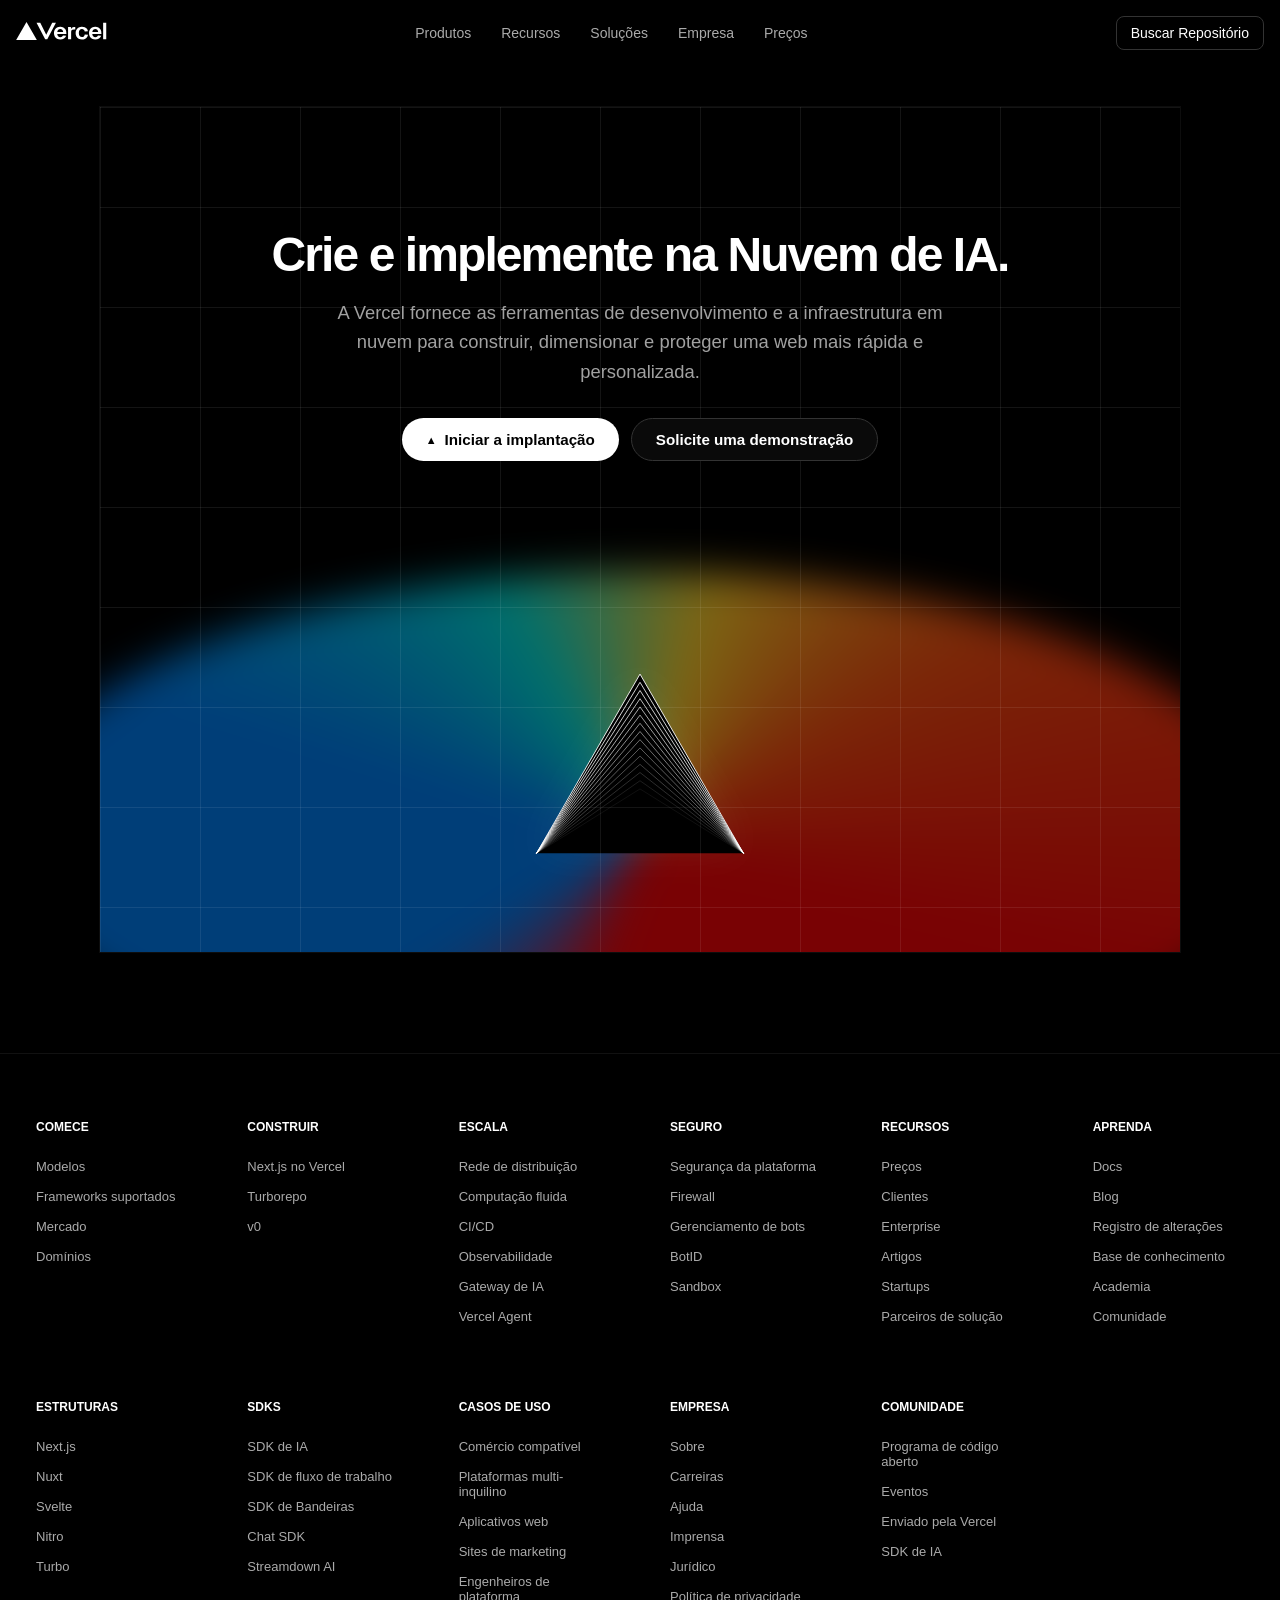
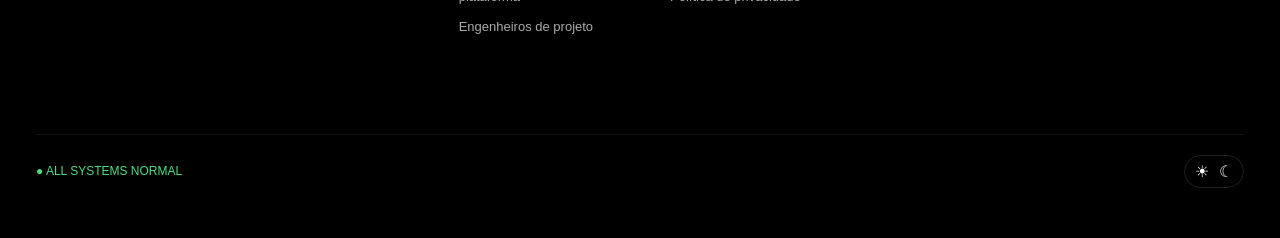
<file: index.html>
<!DOCTYPE html>
<html lang="pt-br">
<head>
  <meta charset="UTF-8">
  <meta name="viewport" content="width=device-width, initial-scale=1.0">
  <title>Trabalho01</title>
  <link rel="stylesheet" href="style.css">
  <link href="https://fonts.googleapis.com/css2?family=Inter:wght@400;500;700;800&display=swap" rel="stylesheet">
</head>

<body>

<input type="checkbox" id="menu-toggle">

<header class="header">
  <div class="container">
    <div class="logo">
      <svg viewbox="0 0 262 52" height="18" width="91" data-slot="geist-logo-svg">
        <path fill="currentColor" d="M59.8 52H0L29.9 0zm67.82-38.45q4.9 0 8.81 2.13a15.5 15.5 0 0 1 6.22 6.32q2.3 4.2 2.38 10.26v2.06h-26.35q.27 4.4 2.58 6.92 2.38 2.47 6.36 2.47a8.4 8.4 0 0 0 7.76-4.93l9.16.67q-1.68 4.98-6.29 7.99t-10.63 3q-5.53 0-9.64-2.27a16 16 0 0 1-6.43-6.46 20 20 0 0 1-2.31-9.72q0-5.52 2.3-9.72a16 16 0 0 1 6.44-6.46 20 20 0 0 1 9.64-2.26m62.55 0q4.47 0 8.18 1.66a15.3 15.3 0 0 1 6.15 4.6q2.38 3 2.87 7.05l-9.23.47a8 8 0 0 0-2.8-5 7.7 7.7 0 0 0-5.17-1.86q-4.33 0-6.7 3-2.4 3-2.39 8.52t2.38 8.52q2.37 3 6.71 3 3.15 0 5.39-1.87 2.24-1.92 2.72-5.46l9.3.4a14.7 14.7 0 0 1-2.87 7.33 16 16 0 0 1-6.15 4.86 21 21 0 0 1-8.39 1.66q-5.53 0-9.64-2.26a16 16 0 0 1-6.44-6.46 20 20 0 0 1-2.3-9.72q0-5.52 2.3-9.72a16 16 0 0 1 6.44-6.46 20 20 0 0 1 9.64-2.26m38.66 0q4.9 0 8.8 2.13a15.5 15.5 0 0 1 6.22 6.32q2.31 4.2 2.38 10.26v2.06h-26.35q.28 4.4 2.58 6.92 2.38 2.47 6.36 2.47a8.4 8.4 0 0 0 7.77-4.93l9.15.67q-1.68 5-6.29 7.99t-10.62 3q-5.53 0-9.65-2.27a16 16 0 0 1-6.43-6.46 20 20 0 0 1-2.31-9.72q0-5.52 2.3-9.72a16 16 0 0 1 6.44-6.46 20 20 0 0 1 9.64-2.26M86.9 36.69l17.24-34.33h10.8L89.96 49.63h-6.12L58.85 2.36h10.81zm71.62-15.55a11 11 0 0 1 2.47-4.48q2.28-2.31 6.38-2.31h3.4v7.26h-3.47q-2.91 0-4.79.8a5.8 5.8 0 0 0-2.77 2.5q-.9 1.72-.9 4.37v20.35h-8.89V14.35h8.33zm101.73 28.5h-8.95V2.35h8.95zM127.62 20.26q-3.7 0-6 2.2-2.32 2.2-2.87 6.2h17.05q-.48-4.34-2.72-6.33a7.8 7.8 0 0 0-5.46-2.07m101.2 0q-3.7 0-6 2.2-2.31 2.2-2.87 6.2H237q-.5-4.34-2.73-6.33a7.8 7.8 0 0 0-5.46-2.07"></path>
      </svg>
    </div>

    <nav class="nav">
      <ul>
        <li class="has-dropdown">
          <a href="#">Produtos</a>
          <div class="dropdown">
            <div class="dropdown-content">
              <div class="column">
                <h4>AI Cloud</h4>
                <a href="#" class="item">
                  <div class="icon"><svg xmlns="http://www.w3.org/2000/svg" width="18" height="18" viewBox="0 0 24 24" fill="none" stroke="currentColor" stroke-width="1.8" stroke-linecap="round" stroke-linejoin="round"><circle cx="12" cy="12" r="3"/><path d="M12 2v3M12 19v3M4.22 4.22l2.12 2.12M17.66 17.66l2.12 2.12M2 12h3M19 12h3M4.22 19.78l2.12-2.12M17.66 6.34l2.12-2.12"/></svg></div>
                  <div class="text">
                    <div class="title">AI Gateway</div>
                    <div class="desc">One endpoint, all your models</div>
                  </div>
                </a>
                <a href="#" class="item">
                  <div class="icon"><svg xmlns="http://www.w3.org/2000/svg" width="18" height="18" viewBox="0 0 24 24" fill="none" stroke="currentColor" stroke-width="1.8" stroke-linecap="round" stroke-linejoin="round"><path d="M21 16V8a2 2 0 0 0-1-1.73l-7-4a2 2 0 0 0-2 0l-7 4A2 2 0 0 0 3 8v8a2 2 0 0 0 1 1.73l7 4a2 2 0 0 0 2 0l7-4A2 2 0 0 0 21 16z"/><polyline points="3.27 6.96 12 12.01 20.73 6.96"/><line x1="12" y1="22.08" x2="12" y2="12"/></svg></div>
                  <div class="text">
                    <div class="title">Sandbox</div>
                    <div class="desc">Isolated, safe code execution</div>
                  </div>
                </a>
                <a href="#" class="item">
                  <div class="icon"><svg xmlns="http://www.w3.org/2000/svg" width="18" height="18" viewBox="0 0 24 24" fill="none" stroke="currentColor" stroke-width="1.8" stroke-linecap="round" stroke-linejoin="round"><rect x="3" y="11" width="18" height="11" rx="2"/><path d="M7 11V7a5 5 0 0 1 10 0v4"/><circle cx="12" cy="16" r="1" fill="currentColor"/></svg></div>
                  <div class="text">
                    <div class="title">Vercel Agent</div>
                    <div class="desc">AI agent for your workflow</div>
                  </div>
                </a>
                <a href="#" class="item">
                  <div class="icon"><svg xmlns="http://www.w3.org/2000/svg" width="18" height="18" viewBox="0 0 24 24" fill="none" stroke="currentColor" stroke-width="1.8" stroke-linecap="round" stroke-linejoin="round"><polyline points="16 18 22 12 16 6"/><polyline points="8 6 2 12 8 18"/></svg></div>
                  <div class="text">
                    <div class="title">AI SDK</div>
                    <div class="desc">Toolkit for building AI apps</div>
                  </div>
                </a>
              </div>
              <div class="column">
                <h4>Core Platform</h4>
                <a href="#" class="item">
                  <div class="icon"><svg xmlns="http://www.w3.org/2000/svg" width="18" height="18" viewBox="0 0 24 24" fill="none" stroke="currentColor" stroke-width="1.8" stroke-linecap="round" stroke-linejoin="round"><circle cx="18" cy="18" r="3"/><circle cx="6" cy="6" r="3"/><path d="M13 6h3a2 2 0 0 1 2 2v7"/><line x1="6" y1="9" x2="6" y2="21"/></svg></div>
                  <div class="text">
                    <div class="title">CI/CD</div>
                    <div class="desc">Ship faster with automation</div>
                  </div>
                </a>
                <a href="#" class="item">
                  <div class="icon"><svg xmlns="http://www.w3.org/2000/svg" width="18" height="18" viewBox="0 0 24 24" fill="none" stroke="currentColor" stroke-width="1.8" stroke-linecap="round" stroke-linejoin="round"><circle cx="12" cy="12" r="10"/><line x1="2" y1="12" x2="22" y2="12"/><path d="M12 2a15.3 15.3 0 0 1 4 10 15.3 15.3 0 0 1-4 10 15.3 15.3 0 0 1-4-10 15.3 15.3 0 0 1 4-10z"/></svg></div>
                  <div class="text">
                    <div class="title">Content Delivery</div>
                    <div class="desc">Fast global delivery</div>
                  </div>
                </a>
                <a href="#" class="item">
                  <div class="icon"><svg xmlns="http://www.w3.org/2000/svg" width="18" height="18" viewBox="0 0 24 24" fill="none" stroke="currentColor" stroke-width="1.8" stroke-linecap="round" stroke-linejoin="round"><polygon points="13 2 3 14 12 14 11 22 21 10 12 10 13 2"/></svg></div>
                  <div class="text">
                    <div class="title">Fluid Compute</div>
                    <div class="desc">Scale without limits</div>
                  </div>
                </a>
                <a href="#" class="item">
                  <div class="icon"><svg xmlns="http://www.w3.org/2000/svg" width="18" height="18" viewBox="0 0 24 24" fill="none" stroke="currentColor" stroke-width="1.8" stroke-linecap="round" stroke-linejoin="round"><polyline points="22 12 18 12 15 21 9 3 6 12 2 12"/></svg></div>
                  <div class="text">
                    <div class="title">Observability</div>
                    <div class="desc">Monitor your apps</div>
                  </div>
                </a>
              </div>
              <div class="column">
                <h4>Security</h4>
                <a href="#" class="item">
                  <div class="icon"><svg xmlns="http://www.w3.org/2000/svg" width="18" height="18" viewBox="0 0 24 24" fill="none" stroke="currentColor" stroke-width="1.8" stroke-linecap="round" stroke-linejoin="round"><path d="M12 22s8-4 8-10V5l-8-3-8 3v7c0 6 8 10 8 10z"/></svg></div>
                  <div class="text">
                    <div class="title">Bot Protection</div>
                    <div class="desc">Advanced protection layer</div>
                  </div>
                </a>
                <a href="#" class="item">
                  <div class="icon"><svg xmlns="http://www.w3.org/2000/svg" width="18" height="18" viewBox="0 0 24 24" fill="none" stroke="currentColor" stroke-width="1.8" stroke-linecap="round" stroke-linejoin="round"><rect x="2" y="3" width="20" height="14" rx="2"/><line x1="8" y1="21" x2="16" y2="21"/><line x1="12" y1="17" x2="12" y2="21"/></svg></div>
                  <div class="text">
                    <div class="title">WAF</div>
                    <div class="desc">Web application firewall</div>
                  </div>
                </a>
                <a href="#" class="item">
                  <div class="icon"><svg xmlns="http://www.w3.org/2000/svg" width="18" height="18" viewBox="0 0 24 24" fill="none" stroke="currentColor" stroke-width="1.8" stroke-linecap="round" stroke-linejoin="round"><rect x="3" y="11" width="18" height="11" rx="2" ry="2"/><path d="M7 11V7a5 5 0 0 1 10 0v4"/></svg></div>
                  <div class="text">
                    <div class="title">Platform Security</div>
                    <div class="desc">Enterprise-grade security</div>
                  </div>
                </a>
              </div>
            </div>
          </div>
        </li>
        <li><a href="#">Recursos</a></li>
        <li><a href="#">Soluções</a></li>
        <li><a href="#">Empresa</a></li>
        <li><a href="#">Preços</a></li>
      </ul>
    </nav>

    <!-- ========================================================
         ÁREA DE AÇÕES DO HEADER
         Substituímos os 3 botões originais por 1 botão que
         abre/fecha o painel de busca de repositórios
    ========================================================= -->
    <div class="actions">
      <button class="btn btn-outline" id="botao-abrir-painel">Buscar Repositório</button>
    </div>

    <!-- ========================================================
         PAINEL SPA (Single Page Application)
         Este painel fica escondido por padrão (display:none)
         e aparece quando o usuário clica no botão acima.
         Contém as 3 funcionalidades do projeto:
           1. Campo de busca (envia termo para a API do GitHub)
           2. Lista de resultados (repos encontrados)
           3. Lista de favoritos (repos salvos no localStorage)
    ========================================================= -->
    <div id="painel-busca" class="painel-busca" style="display: none;">
      <div class="painel-conteudo">

        <!-- CRITÉRIO 4 e 5: Mensagem de erro de validação -->
        <!-- Fica vazia até o usuário tentar buscar algo inválido -->
        <span id="texto-erro-validacao" class="texto-erro-validacao"></span>

        <!-- FUNCIONALIDADE 1: Campo de busca + botão -->
        <div class="area-busca">
          <input
            type="text"
            id="campo-termo-busca"
            placeholder="Ex: react, python, javascript..."
          />
          <button id="botao-executar-busca" class="btn btn-primary">Buscar</button>
        </div>

        <!-- Abas para alternar entre Resultados e Favoritos -->
        <div class="area-abas">
          <button class="aba aba-ativa" id="aba-resultados" onclick="trocarAba('resultados')">
            Resultados
          </button>
          <button class="aba" id="aba-favoritos" onclick="trocarAba('favoritos')">
            Favoritos
          </button>
        </div>

        <!-- FUNCIONALIDADE 1: Área onde os cards de resultado aparecem -->
        <div id="secao-resultados">
          <div id="lista-de-resultados" class="lista-de-cards"></div>
        </div>

        <!-- FUNCIONALIDADES 2 e 3: Área de favoritos (começa escondida) -->
        <div id="secao-favoritos" style="display: none;">
          <div id="lista-de-favoritos" class="lista-de-cards"></div>
        </div>

      </div>
    </div>

    <label for="menu-toggle" class="menu-toggle">☰</label>
  </div>
</header>

<div class="mobile-menu">
  <label for="menu-toggle" class="close-btn">✕</label>
  <div class="mobile-content">
    <a href="#" class="btn btn-primary">Inscrever-se</a>
    <a href="#" class="btn btn-outline">Conecte-se</a>
    <div class="mobile-links">
      <a href="#">Produtos</a>
      <a href="#">Recursos</a>
      <a href="#">Soluções</a>
      <a href="#">Preços</a>
      <a href="#">Contato</a>
    </div>
  </div>
</div>


<section class="hero-ai">
    <div class="grid-overlay"></div>

    <div class="hero-content">
        <h1>Crie e implemente na Nuvem de IA.</h1>
        <p>A Vercel fornece as ferramentas de desenvolvimento e a infraestrutura em nuvem para construir, dimensionar e proteger uma web mais rápida e personalizada.</p>
        
        <div class="hero-actions">
            <button class="btn-white">
                <span class="triangle-icon">▲</span> Iniciar a implantação
            </button>
            <button class="btn-dark">Solicite uma demonstração</button>
        </div>
    </div>

    <div class="visual-stage">
        <div class="rainbow-glow"></div>
        <div class="triangle-wrapper">
            <svg aria-label="Vercel Logo" class="stack-svg" fill="none" role="img" viewBox="0 0 1200 700">
                <path fill="#000000" d="M485 650.4h230L600 451.21z"></path>
                <path stroke="#ffffff" opacity="1" d="M715 650.4 L600 451.21 L485 650.4"></path>
                <path stroke="#ffffff" opacity="0.93" d="M715 650.4 L600 460.33 L485 650.4"></path>
                <path stroke="#ffffff" opacity="0.87" d="M715 650.4 L600 469.44 L485 650.4"></path>
                <path stroke="#ffffff" opacity="0.8" d="M715 650.4 L600 478.56 L485 650.4"></path>
                <path stroke="#ffffff" opacity="0.73" d="M715 650.4 L600 487.67 L485 650.4"></path>
                <path stroke="#ffffff" opacity="0.67" d="M715 650.4 L600 496.79 L485 650.4"></path>
                <path stroke="#ffffff" opacity="0.6" d="M715 650.4 L600 505.9 L485 650.4"></path>
                <path stroke="#ffffff" opacity="0.53" d="M715 650.4 L600 515.02 L485 650.4"></path>
                <path stroke="#ffffff" opacity="0.47" d="M715 650.4 L600 524.13 L485 650.4"></path>
                <path stroke="#ffffff" opacity="0.4" d="M715 650.4 L600 533.25 L485 650.4"></path>
                <path stroke="#ffffff" opacity="0.33" d="M715 650.4 L600 542.36 L485 650.4"></path>
                <path stroke="#ffffff" opacity="0.27" d="M715 650.4 L600 551.48 L485 650.4"></path>
                <path stroke="#ffffff" opacity="0.2" d="M715 650.4 L600 560.59 L485 650.4"></path>
                <path stroke="#ffffff" opacity="0.13" d="M715 650.4 L600 569.71 L485 650.4"></path>
                <path stroke="#ffffff" opacity="0.07" d="M715 650.4 L600 578.82 L485 650.4"></path>
            </svg>
        </div>
    </div>
</section>


<footer class="footer">
  <div class="footer-container">
    <div class="footer-column">
      <h4>Comece</h4>
      <a href="#">Modelos</a>
      <a href="#">Frameworks suportados</a>
      <a href="#">Mercado</a>
      <a href="#">Domínios</a>
    </div>
    <div class="footer-column">
      <h4>Construir</h4>
      <a href="#">Next.js no Vercel</a>
      <a href="#">Turborepo</a>
      <a href="#">v0</a>
    </div>
    <div class="footer-column">
      <h4>Escala</h4>
      <a href="#">Rede de distribuição</a>
      <a href="#">Computação fluida</a>
      <a href="#">CI/CD</a>
      <a href="#">Observabilidade</a>
      <a href="#">Gateway de IA</a>
      <a href="#">Vercel Agent</a>
    </div>
    <div class="footer-column">
      <h4>Seguro</h4>
      <a href="#">Segurança da plataforma</a>
      <a href="#">Firewall</a>
      <a href="#">Gerenciamento de bots</a>
      <a href="#">BotID</a>
      <a href="#">Sandbox</a>
    </div>
    <div class="footer-column">
      <h4>Recursos</h4>
      <a href="#">Preços</a>
      <a href="#">Clientes</a>
      <a href="#">Enterprise</a>
      <a href="#">Artigos</a>
      <a href="#">Startups</a>
      <a href="#">Parceiros de solução</a>
    </div>
    <div class="footer-column">
      <h4>Aprenda</h4>
      <a href="#">Docs</a>
      <a href="#">Blog</a>
      <a href="#">Registro de alterações</a>
      <a href="#">Base de conhecimento</a>
      <a href="#">Academia</a>
      <a href="#">Comunidade</a>
    </div>
    <div class="footer-column">
      <h4>Estruturas</h4>
      <a href="#">Next.js</a>
      <a href="#">Nuxt</a>
      <a href="#">Svelte</a>
      <a href="#">Nitro</a>
      <a href="#">Turbo</a>
    </div>
    <div class="footer-column">
      <h4>SDKs</h4>
      <a href="#">SDK de IA</a>
      <a href="#">SDK de fluxo de trabalho</a>
      <a href="#">SDK de Bandeiras</a>
      <a href="#">Chat SDK</a>
      <a href="#">Streamdown AI</a>
    </div>
    <div class="footer-column">
      <h4>Casos de uso</h4>
      <a href="#">Comércio compatível</a>
      <a href="#">Plataformas multi-inquilino</a>
      <a href="#">Aplicativos web</a>
      <a href="#">Sites de marketing</a>
      <a href="#">Engenheiros de plataforma</a>
      <a href="#">Engenheiros de projeto</a>
    </div>
    <div class="footer-column">
      <h4>Empresa</h4>
      <a href="#">Sobre</a>
      <a href="#">Carreiras</a>
      <a href="#">Ajuda</a>
      <a href="#">Imprensa</a>
      <a href="#">Jurídico</a>
      <a href="#">Política de privacidade</a>
    </div>
    <div class="footer-column">
      <h4>Comunidade</h4>
      <a href="#">Programa de código aberto</a>
      <a href="#">Eventos</a>
      <a href="#">Enviado pela Vercel</a>
      <a href="#">SDK de IA</a>
    </div>
    <div class="footer-bottom">
      <div class="status">● ALL SYSTEMS NORMAL</div>
      <div class="theme-toggle">
        <span>☀</span>
        <span>☾</span>
      </div>
    </div>
  </div>
</footer>

<!-- Carrega o arquivo JavaScript externo (toda a lógica fica lá) -->
<script src="script.js"></script>

</body>
</html>
</file>
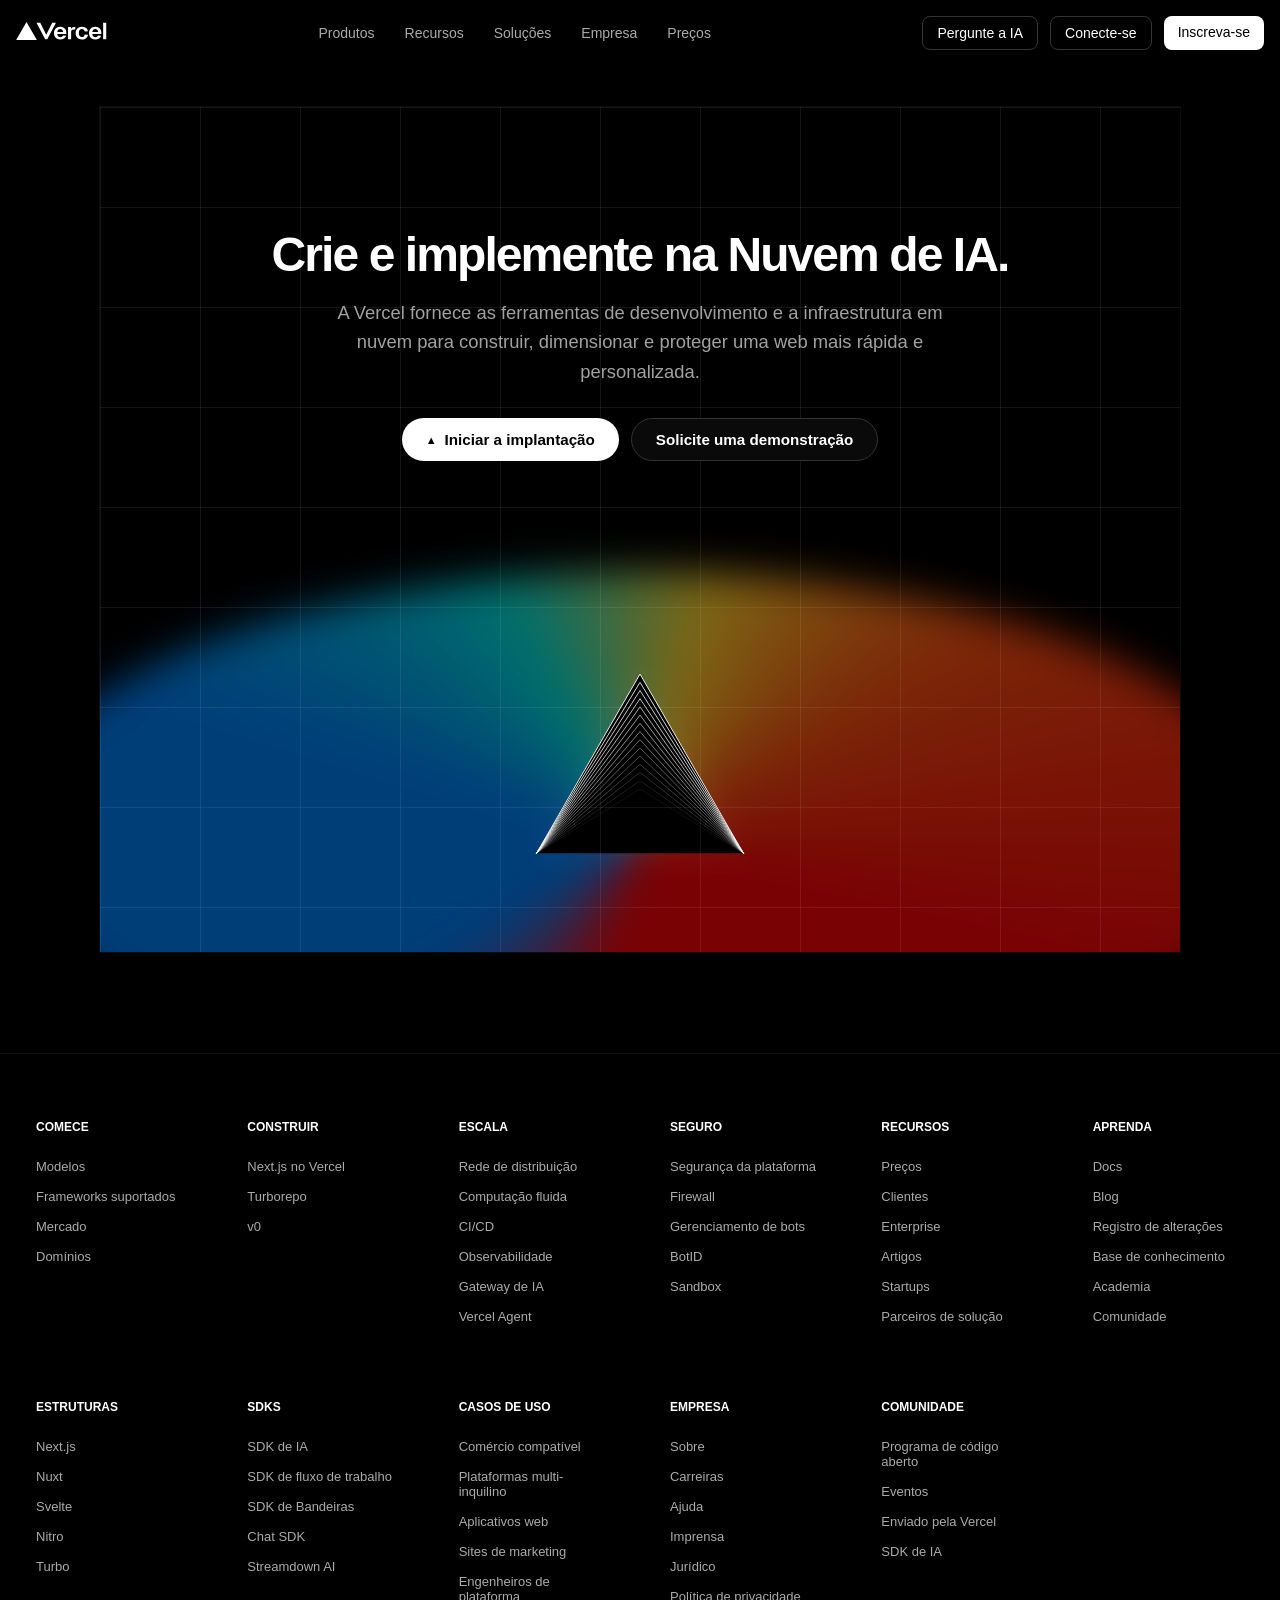
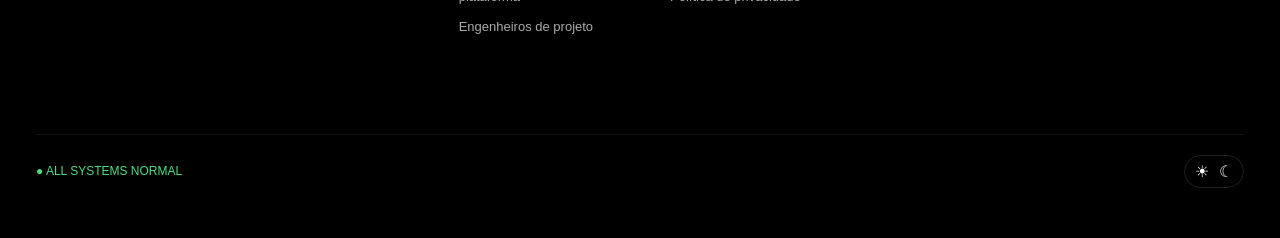
<file: index.html.html>
<!DOCTYPE html>
<html lang="pt-br">
<head>
  <meta charset="UTF-8">
  <meta name="viewport" content="width=device-width, initial-scale=1.0">
  <title>Trabalho01</title>
  <link rel="stylesheet" href="style.css">
  <link href="https://fonts.googleapis.com/css2?family=Inter:wght@400;500;700;800&display=swap" rel="stylesheet">

</head>

<body>

<input type="checkbox" id="menu-toggle">

<header class="header">
  <div class="container">
    <div class="logo">
      <svg viewbox="0 0 262 52" height="18" width="91" data-slot="geist-logo-svg">
        <path fill="currentColor" d="M59.8 52H0L29.9 0zm67.82-38.45q4.9 0 8.81 2.13a15.5 15.5 0 0 1 6.22 6.32q2.3 4.2 2.38 10.26v2.06h-26.35q.27 4.4 2.58 6.92 2.38 2.47 6.36 2.47a8.4 8.4 0 0 0 7.76-4.93l9.16.67q-1.68 4.98-6.29 7.99t-10.63 3q-5.53 0-9.64-2.27a16 16 0 0 1-6.43-6.46 20 20 0 0 1-2.31-9.72q0-5.52 2.3-9.72a16 16 0 0 1 6.44-6.46 20 20 0 0 1 9.64-2.26m62.55 0q4.47 0 8.18 1.66a15.3 15.3 0 0 1 6.15 4.6q2.38 3 2.87 7.05l-9.23.47a8 8 0 0 0-2.8-5 7.7 7.7 0 0 0-5.17-1.86q-4.33 0-6.7 3-2.4 3-2.39 8.52t2.38 8.52q2.37 3 6.71 3 3.15 0 5.39-1.87 2.24-1.92 2.72-5.46l9.3.4a14.7 14.7 0 0 1-2.87 7.33 16 16 0 0 1-6.15 4.86 21 21 0 0 1-8.39 1.66q-5.53 0-9.64-2.26a16 16 0 0 1-6.44-6.46 20 20 0 0 1-2.3-9.72q0-5.52 2.3-9.72a16 16 0 0 1 6.44-6.46 20 20 0 0 1 9.64-2.26m38.66 0q4.9 0 8.8 2.13a15.5 15.5 0 0 1 6.22 6.32q2.31 4.2 2.38 10.26v2.06h-26.35q.28 4.4 2.58 6.92 2.38 2.47 6.36 2.47a8.4 8.4 0 0 0 7.77-4.93l9.15.67q-1.68 5-6.29 7.99t-10.62 3q-5.53 0-9.65-2.27a16 16 0 0 1-6.43-6.46 20 20 0 0 1-2.31-9.72q0-5.52 2.3-9.72a16 16 0 0 1 6.44-6.46 20 20 0 0 1 9.64-2.26M86.9 36.69l17.24-34.33h10.8L89.96 49.63h-6.12L58.85 2.36h10.81zm71.62-15.55a11 11 0 0 1 2.47-4.48q2.28-2.31 6.38-2.31h3.4v7.26h-3.47q-2.91 0-4.79.8a5.8 5.8 0 0 0-2.77 2.5q-.9 1.72-.9 4.37v20.35h-8.89V14.35h8.33zm101.73 28.5h-8.95V2.35h8.95zM127.62 20.26q-3.7 0-6 2.2-2.32 2.2-2.87 6.2h17.05q-.48-4.34-2.72-6.33a7.8 7.8 0 0 0-5.46-2.07m101.2 0q-3.7 0-6 2.2-2.31 2.2-2.87 6.2H237q-.5-4.34-2.73-6.33a7.8 7.8 0 0 0-5.46-2.07"></path>
      </svg>
    </div>

    <nav class="nav">
      <ul>
        <li class="has-dropdown">
          <a href="#">Produtos</a>
          <div class="dropdown">
            <div class="dropdown-content">
              <div class="column">
                <h4>AI Cloud</h4>
                <a href="#" class="item">
                  <div class="icon"></div>
                  <div class="text">
                    <div class="title">AI Gateway</div>
                    <div class="desc">One endpoint, all your models</div>
                  </div>
                </a>
                <a href="#" class="item">
                  <div class="icon"></div>
                  <div class="text">
                    <div class="title">Sandbox</div>
                    <div class="desc">Isolated, safe code execution</div>
                  </div>
                </a>
                <a href="#" class="item">
                  <div class="icon"></div>
                  <div class="text">
                    <div class="title">Vercel Agent</div>
                    <div class="desc">AI agent for your workflow</div>
                  </div>
                </a>
                <a href="#" class="item">
                  <div class="icon"></div>
                  <div class="text">
                    <div class="title">AI SDK</div>
                    <div class="desc">Toolkit for building AI apps</div>
                  </div>
                </a>
              </div>
              <div class="column">
                <h4>Core Platform</h4>
                <a href="#" class="item">
                  <div class="icon"></div>
                  <div class="text">
                    <div class="title">CI/CD</div>
                    <div class="desc">Ship faster with automation</div>
                  </div>
                </a>
                <a href="#" class="item">
                  <div class="icon"></div>
                  <div class="text">
                    <div class="title">Content Delivery</div>
                    <div class="desc">Fast global delivery</div>
                  </div>
                </a>
                <a href="#" class="item">
                  <div class="icon"></div>
                  <div class="text">
                    <div class="title">Fluid Compute</div>
                    <div class="desc">Scale without limits</div>
                  </div>
                </a>
                <a href="#" class="item">
                  <div class="icon"></div>
                  <div class="text">
                    <div class="title">Observability</div>
                    <div class="desc">Monitor your apps</div>
                  </div>
                </a>
              </div>
              <div class="column">
                <h4>Security</h4>
                <a href="#" class="item">
                  <div class="icon"></div>
                  <div class="text">
                    <div class="title">Bot Protection</div>
                    <div class="desc">Advanced protection layer</div>
                  </div>
                </a>
                <a href="#" class="item">
                  <div class="icon"></div>
                  <div class="text">
                    <div class="title">WAF</div>
                    <div class="desc">Web application firewall</div>
                  </div>
                </a>
                <a href="#" class="item">
                  <div class="icon"></div>
                  <div class="text">
                    <div class="title">Platform Security</div>
                    <div class="desc">Enterprise-grade security</div>
                  </div>
                </a>
              </div>
            </div>
          </div>
        </li>
        <li><a href="#">Recursos</a></li>
        <li><a href="#">Soluções</a></li>
        <li><a href="#">Empresa</a></li>
        <li><a href="#">Preços</a></li>
      </ul>
    </nav>

    <div class="actions">
      <a href="#" class="btn btn-outline">Pergunte a IA</a>
      <a href="#" class="btn btn-outline">Conecte-se</a>
      <a href="#" class="btn btn-primary">Inscreva-se</a>
    </div>

    <label for="menu-toggle" class="menu-toggle">☰</label>
  </div>
</header>

<div class="mobile-menu">
  <label for="menu-toggle" class="close-btn">✕</label>
  <div class="mobile-content">
    <a href="#" class="btn btn-primary">Inscrever-se</a>
    <a href="#" class="btn btn-outline">Conecte-se</a>
    <div class="mobile-links">
      <a href="#">Produtos</a>
      <a href="#">Recursos</a>
      <a href="#">Soluções</a>
      <a href="#">Preços</a>
      <a href="#">Contato</a>
    </div>
  </div>
</div>


<section class="hero-ai">
    <!-- Grade de Fundo (As linhas ficam por cima do brilho) -->
    <div class="grid-overlay"></div>

    <div class="hero-content">
        <h1>Crie e implemente na Nuvem de IA.</h1>
        <p>A Vercel fornece as ferramentas de desenvolvimento e a infraestrutura em nuvem para construir, dimensionar e proteger uma web mais rápida e personalizada.</p>
        
        <div class="hero-actions">
            <button class="btn-white">
                <span class="triangle-icon">▲</span> Iniciar a implantação
            </button>
            <button class="btn-dark">Solicite uma demonstração</button>
        </div>
    </div>

    <!-- Palco visual do Triângulo e Glow -->
    <div class="visual-stage">
        <div class="rainbow-glow"></div>
        <div class="triangle-wrapper">
            <!-- Triângulo COMPLETO com 16 caminhos para o efeito denso do print -->
            <svg aria-label="Vercel Logo" class="stack-svg" fill="none" role="img" viewBox="0 0 1200 700">
                <path fill="#000000" d="M485 650.4h230L600 451.21z"></path>
                <path stroke="#ffffff" opacity="1" d="M715 650.4 L600 451.21 L485 650.4"></path>
                <path stroke="#ffffff" opacity="0.93" d="M715 650.4 L600 460.33 L485 650.4"></path>
                <path stroke="#ffffff" opacity="0.87" d="M715 650.4 L600 469.44 L485 650.4"></path>
                <path stroke="#ffffff" opacity="0.8" d="M715 650.4 L600 478.56 L485 650.4"></path>
                <path stroke="#ffffff" opacity="0.73" d="M715 650.4 L600 487.67 L485 650.4"></path>
                <path stroke="#ffffff" opacity="0.67" d="M715 650.4 L600 496.79 L485 650.4"></path>
                <path stroke="#ffffff" opacity="0.6" d="M715 650.4 L600 505.9 L485 650.4"></path>
                <path stroke="#ffffff" opacity="0.53" d="M715 650.4 L600 515.02 L485 650.4"></path>
                <path stroke="#ffffff" opacity="0.47" d="M715 650.4 L600 524.13 L485 650.4"></path>
                <path stroke="#ffffff" opacity="0.4" d="M715 650.4 L600 533.25 L485 650.4"></path>
                <path stroke="#ffffff" opacity="0.33" d="M715 650.4 L600 542.36 L485 650.4"></path>
                <path stroke="#ffffff" opacity="0.27" d="M715 650.4 L600 551.48 L485 650.4"></path>
                <path stroke="#ffffff" opacity="0.2" d="M715 650.4 L600 560.59 L485 650.4"></path>
                <path stroke="#ffffff" opacity="0.13" d="M715 650.4 L600 569.71 L485 650.4"></path>
                <path stroke="#ffffff" opacity="0.07" d="M715 650.4 L600 578.82 L485 650.4"></path>
            </svg>
        </div>
    </div>
</section>


<footer class="footer">
  <div class="footer-container">
    <div class="footer-column">
      <h4>Comece</h4>
      <a href="#">Modelos</a>
      <a href="#">Frameworks suportados</a>
      <a href="#">Mercado</a>
      <a href="#">Domínios</a>
    </div>
    <div class="footer-column">
      <h4>Construir</h4>
      <a href="#">Next.js no Vercel</a>
      <a href="#">Turborepo</a>
      <a href="#">v0</a>
    </div>
    <div class="footer-column">
      <h4>Escala</h4>
      <a href="#">Rede de distribuição</a>
      <a href="#">Computação fluida</a>
      <a href="#">CI/CD</a>
      <a href="#">Observabilidade</a>
      <a href="#">Gateway de IA</a>
      <a href="#">Vercel Agent</a>
    </div>
    <div class="footer-column">
      <h4>Seguro</h4>
      <a href="#">Segurança da plataforma</a>
      <a href="#">Firewall</a>
      <a href="#">Gerenciamento de bots</a>
      <a href="#">BotID</a>
      <a href="#">Sandbox</a>
    </div>
    <div class="footer-column">
      <h4>Recursos</h4>
      <a href="#">Preços</a>
      <a href="#">Clientes</a>
      <a href="#">Enterprise</a>
      <a href="#">Artigos</a>
      <a href="#">Startups</a>
      <a href="#">Parceiros de solução</a>
    </div>
    <div class="footer-column">
      <h4>Aprenda</h4>
      <a href="#">Docs</a>
      <a href="#">Blog</a>
      <a href="#">Registro de alterações</a>
      <a href="#">Base de conhecimento</a>
      <a href="#">Academia</a>
      <a href="#">Comunidade</a>
    </div>
    <div class="footer-column">
      <h4>Estruturas</h4>
      <a href="#">Next.js</a>
      <a href="#">Nuxt</a>
      <a href="#">Svelte</a>
      <a href="#">Nitro</a>
      <a href="#">Turbo</a>
    </div>
    <div class="footer-column">
      <h4>SDKs</h4>
      <a href="#">SDK de IA</a>
      <a href="#">SDK de fluxo de trabalho</a>
      <a href="#">SDK de Bandeiras</a>
      <a href="#">Chat SDK</a>
      <a href="#">Streamdown AI</a>
    </div>
    <div class="footer-column">
      <h4>Casos de uso</h4>
      <a href="#">Comércio compatível</a>
      <a href="#">Plataformas multi-inquilino</a>
      <a href="#">Aplicativos web</a>
      <a href="#">Sites de marketing</a>
      <a href="#">Engenheiros de plataforma</a>
      <a href="#">Engenheiros de projeto</a>
    </div>
    <div class="footer-column">
      <h4>Empresa</h4>
      <a href="#">Sobre</a>
      <a href="#">Carreiras</a>
      <a href="#">Ajuda</a>
      <a href="#">Imprensa</a>
      <a href="#">Jurídico</a>
      <a href="#">Política de privacidade</a>
    </div>
    <div class="footer-column">
      <h4>Comunidade</h4>
      <a href="#">Programa de código aberto</a>
      <a href="#">Eventos</a>
      <a href="#">Enviado pela Vercel</a>
      <a href="#">SDK de IA</a>
    </div>
    <div class="footer-bottom">
      <div class="status">● ALL SYSTEMS NORMAL</div>
      <div class="theme-toggle">
        <span>☀</span>
        <span>☾</span>
      </div>
    </div>
  </div>
</footer>

</body>
</html>
</file>
<file: style.css>
/* Reset */
body {
  margin: 0;
  font-family: Arial, sans-serif;
  background: #000;
  color: #fff;
  overflow-x: hidden;
}

/* Header */
.header {
  position: sticky;
  top: 0;
  z-index: 1000;
  background-color: #000;
}

/* Container (header) */
.container {
  max-width: 1400px;
  margin: 0 auto;
  padding: 16px;
  display: flex;
  align-items: center;
  justify-content: space-between;
}

/* Nav Desktop */
.nav ul {
  display: flex;
  gap: 30px;
  list-style: none;
  margin: 0;
  padding: 0;
  margin-right: auto;
}

.nav ul li {
  position: relative;
}

.nav a {
  color: #aaa;
  text-decoration: none;
  font-size: 14px;
  transition: color 0.2s ease;
}

.nav a:hover {
  color: #fff;
}

/* Dropdown */
.dropdown {
  position: absolute;
  top: 100%;
  left: 0;
  width: min(750px, 90vw);
  padding-top: 16px;
  opacity: 0;
  visibility: hidden;
  transform: translateY(10px);
  transition: all 0.2s ease;
  z-index: 2000;
}

.dropdown-content {
  background: #111;
  border: 1px solid #222;
  border-radius: 12px;
  padding: 24px;
  display: flex;
  gap: 40px;
}

.column {
  display: flex;
  flex-direction: column;
  gap: 14px;
}

.column h4 {
  font-weight: bold;
  font-size: 12px;
  color: #666;
  text-transform: uppercase;
  letter-spacing: 1px;
}

.item {
  display: flex;
  gap: 12px;
  padding: 10px;
  border-radius: 10px;
  text-decoration: none;
  transition: all 0.2s ease;
}

.item:hover {
  background: rgba(255, 255, 255, 0.05);
}

.icon {
  width: 36px;
  height: 36px;
  border: 1px solid #333;
  border-radius: 8px;
  background: rgba(255, 255, 255, 0.02);
  flex-shrink: 0;
  transition: all 0.2s ease;
  display: flex;
  align-items: center;
  justify-content: center;
  color: #aaa;
}

.item:hover .icon {
  border-color: #555;
  background: #ffffff;
  color: #000;
}

.text {
  display: flex;
  flex-direction: column;
}

.title {
  color: #fff;
  font-size: 14px;
}

.desc {
  color: #888;
  font-size: 12px;
}

.has-dropdown:hover .dropdown {
  opacity: 1;
  visibility: visible;
  transform: translateY(0);
}

/* Botões do header */
.actions {
  display: flex;
  gap: 12px;
}

.btn {
  padding: 8px 14px;
  border-radius: 8px;
  font-size: 14px;
  text-decoration: none;
  transition: all 0.2s ease;
  cursor: pointer;
}

.btn-outline {
  border: 1px solid #333;
  color: #fff;
  background: transparent;
}

.btn-outline:hover {
  border-color: #555;
}

.btn-primary {
  background: #fff;
  color: #000;
  border: none;
}

.btn-primary:hover {
  background: #ddd;
}

/* Menu Mobile */
#menu-toggle {
  display: none;
}

.menu-toggle {
  display: none;
  font-size: 24px;
  cursor: pointer;
}

.mobile-menu {
  position: fixed;
  top: 0;
  right: 0;
  width: 100%;
  height: 100vh;
  background: #000;
  transform: translateX(100%);
  transition: transform 0.3s ease;
  z-index: 3000;
  display: flex;
  flex-direction: column;
}

#menu-toggle:checked ~ .mobile-menu {
  transform: translateX(0);
}

.close-btn {
  display: block;
  text-align: right;
  padding: 20px;
  font-size: 24px;
  cursor: pointer;
}

.mobile-content {
  padding: 20px;
  display: flex;
  flex-direction: column;
  gap: 20px;
}

.mobile-links {
  display: flex;
  flex-direction: column;
  gap: 20px;
  margin-top: 20px;
}

.mobile-links a {
  color: #fff;
  text-decoration: none;
  font-size: 18px;
  border-bottom: 1px solid #111;
  padding-bottom: 10px;
}

.hero-ai {
  position: relative;
  max-width: 1080px;
  margin: 40px auto;
  height: 85vh;
  background-color: #000;
  border: 1px solid rgba(255, 255, 255, 0.05);
  display: flex;
  flex-direction: column;
  align-items: center;
  justify-content: flex-start;
  overflow: hidden;
  padding-top: 80px;
}

.grid-overlay {
  position: absolute;
  inset: 0;
  background-image:
    linear-gradient(to right, rgba(255, 255, 255, 0.08) 1px, transparent 1px),
    linear-gradient(to bottom, rgba(255, 255, 255, 0.08) 1px, transparent 1px);
  background-size: 100px 100px;
  pointer-events: none;
  z-index: 5;
}

.hero-content {
  position: relative;
  z-index: 20;
  text-align: center;
  max-width: 800px;
  padding: 0 20px;
}

.hero-content h1 {
  font-size: 48px;
  font-weight: 600;
  letter-spacing: -0.04em;
  margin-bottom: 16px;
  color: #ffffff;
}

.hero-content p {
  color: #a1a1a1;
  font-size: 1.15rem;
  line-height: 1.6;
  max-width: 650px;
  margin: 0 auto 32px;
}

.hero-actions {
  display: flex;
  gap: 12px;
  justify-content: center;
}

.btn-white {
  background: #ffffff;
  color: #000000;
  border: none;
  padding: 12px 24px;
  border-radius: 50px;
  font-weight: 600;
  font-size: 0.95rem;
  cursor: pointer;
  display: flex;
  align-items: center;
  gap: 8px;
  transition: background 0.2s;
}

.btn-white .triangle-icon {
  font-size: 11px;
}

.btn-dark {
  background: #0a0a0a;
  color: #ffffff;
  border: 1px solid #333333;
  padding: 12px 24px;
  border-radius: 50px;
  font-weight: 600;
  font-size: 0.95rem;
  cursor: pointer;
  transition: background 0.2s, border-color 0.2s;
}

.btn-white:hover { background: #e5e5e5; }
.btn-dark:hover  { background: #141414; border-color: #555; }

.visual-stage {
  position: relative;
  width: 100%;
  height: 700px;
  margin-top: -50px;
  overflow: hidden;
  display: flex;
  justify-content: center;
  align-items: flex-end;
}

.rainbow-glow {
  position: absolute;
  width: 100vw;
  max-width: 1500px;
  height: 530px;
  bottom: -150px;
  left: 50%;
  transform: translateX(-50%);
  border-radius: 50%;
  background: conic-gradient(
    from -120deg at 50% 50%,
    #007cf0, #007cf0, #00dfd8, #f9cb28, #f54e11, #f10509, #f10509, #f10509, #007cf0
  );
  filter: blur(20px);
  opacity: 0.5;
}

.triangle-wrapper {
  position: absolute;
  bottom: 50px;
  left: 50%;
  transform: translateX(-50%);
  width: 100%;
  max-width: 1200px;
}

.stack-svg {
  width: 100%;
  height: auto;
  filter: drop-shadow(0 0 20px rgba(255, 255, 255, 0.05));
}

/* Footer */
.footer {
  margin-top: 100px;
  border-top: 1px solid #111;
  padding: 20px;
}

.footer-container {
  max-width: 1500px;
  margin: 30px auto;
  display: grid;
  grid-template-columns: repeat(6, 1fr);
  gap: 60px;
  padding: 0 16px;
}

.footer-column {
  display: flex;
  flex-direction: column;
  gap: 15px;
}

.footer-column h4 {
  font-size: 12px;
  text-transform: uppercase;
  color: white;
  margin-bottom: 10px;
}

.footer-column a {
  color: #aaa;
  text-decoration: none;
  font-size: 13px;
  transition: color 0.2s;
}

.footer-column a:hover {
  color: #fff;
}

.footer-bottom {
  grid-column: span 6;
  margin-top: 40px;
  padding-top: 20px;
  border-top: 1px solid #111;
  display: flex;
  justify-content: space-between;
  align-items: center;
}

.status {
  font-size: 12px;
  color: #4ade80;
}

.theme-toggle {
  display: flex;
  gap: 10px;
  border: 1px solid #222;
  padding: 6px 10px;
  border-radius: 20px;
}

@media (max-width: 768px) {
  .nav,
  .actions {
    display: none;
  }

  .menu-toggle {
    display: block;
  }

  .hero-ai {
    height: auto;
    min-height: 100vh;
    padding: 100px 16px 0;
    margin: 0;
    border-left: none;
    border-right: none;
    width: 100%;
    box-sizing: border-box;
  }

  .hero-content {
    width: 100%;
    box-sizing: border-box;
  }

  .hero-content h1 {
    font-size: 1.9rem;
  }

  .hero-content p {
    font-size: 0.95rem;
  }

  .hero-actions {
    flex-direction: column;
    max-width: 260px;
    margin: 0 auto;
  }

  .btn-white,
  .btn-dark {
    width: 100%;
    justify-content: center;
    box-sizing: border-box;
  }

  .visual-stage {
    height: 260px;
  }

  .triangle-wrapper {
    width: 90%;
    max-width: 340px;
  }

  .rainbow-glow {
    width: 100%;
    height: 300px;
    bottom: -150px;
    filter: blur(30px);
  }

  .grid-overlay {
    background-size: 40px 40px;
  }

  .footer-container {
    grid-template-columns: repeat(2, 1fr);
    gap: 24px;
    padding: 0 16px;
  }

  .footer-bottom {
    grid-column: 1 / -1;
  }
}

@media (max-width: 360px) {
  .footer-container {
    grid-template-columns: 1fr;
    gap: 20px;
  }

  .hero-content h1 {
    font-size: 1.6rem;
  }
}


/* =============================================================
   ESTILOS DO PAINEL SPA — adicionados no Projeto 2
   Tudo abaixo é novo. O restante acima não foi tocado.
============================================================= */

/* Painel principal que abre/fecha ao clicar em "Buscar Repos" */
.painel-busca {
  position: absolute;   /* flutua sobre a página, não empurra o layout */
  top: 60px;            /* logo abaixo do header */
  right: 16px;          /* alinhado à direita */
  width: min(560px, 96vw); /* máximo 560px, mas cabe em tela pequena */
  background: #111;
  border: 1px solid #222;
  border-radius: 12px;
  padding: 20px;
  z-index: 2000;        /* fica na frente de tudo */
  box-shadow: 0 8px 32px rgba(0, 0, 0, 0.6);
}

/* Área interna do painel: empilha os elementos verticalmente */
.painel-conteudo {
  display: flex;
  flex-direction: column;
  gap: 14px;
}

/* Linha com o campo de texto + botão Buscar lado a lado */
.area-busca {
  display: flex;
  gap: 10px;
}

/* Campo de texto onde o usuário digita o termo */
.area-busca input {
  flex: 1;              /* ocupa todo espaço disponível ao lado do botão */
  padding: 8px 12px;
  border-radius: 8px;
  border: 1px solid #333;
  background: #000;
  color: #fff;
  font-size: 14px;
  outline: none;
}

.area-busca input:focus {
  border-color: #555;   /* destaca a borda quando o campo está ativo */
}

/* Faixa com as abas Resultados / Favoritos */
.area-abas {
  display: flex;
  gap: 8px;
  border-bottom: 1px solid #222;
  padding-bottom: 10px;
}

/* Estilo base de cada aba (botão de alternância) */
.aba {
  background: transparent;
  border: 1px solid #333;
  color: #aaa;
  padding: 6px 14px;
  border-radius: 8px;
  font-size: 13px;
  cursor: pointer;
  transition: all 0.2s;
}

.aba:hover {
  border-color: #555;
  color: #fff;
}

/* Aba atualmente selecionada fica com borda e texto brancos */
.aba-ativa {
  border-color: #fff;
  color: #fff;
}

/* Texto de erro de validação (aparece em vermelho quando há erro) */
.texto-erro-validacao {
  font-size: 13px;
  color: #f87171;       /* vermelho claro */
  min-height: 16px;     /* reserva espaço para não pular o layout */
}

/* Container scrollável que agrupa os cards */
.lista-de-cards {
  display: flex;
  flex-direction: column;
  gap: 10px;
  max-height: 340px;    /* altura máxima: depois disso aparece scroll */
  overflow-y: auto;
}

/* Card individual de cada repositório */
.card-repositorio {
  background: #0a0a0a;
  border: 1px solid #222;
  border-radius: 10px;
  padding: 14px;
  display: flex;
  justify-content: space-between;
  align-items: flex-start;
  gap: 12px;
  transition: border-color 0.2s;
}

.card-repositorio:hover {
  border-color: #444;
}

/* Coluna da esquerda: nome, descrição, estrelas e linguagem */
.card-info {
  flex: 1;
}

/* Nome clicável do repositório */
.card-nome-repo {
  font-size: 14px;
  font-weight: 600;
  color: #fff;
  text-decoration: none;
}

.card-nome-repo:hover {
  text-decoration: underline;
}

/* Descrição curta do repositório */
.card-descricao {
  font-size: 12px;
  color: #888;
  margin: 4px 0 8px;
  line-height: 1.4;
}

/* Linha com estrelas e linguagem */
.card-detalhes {
  font-size: 12px;
  color: #666;
  display: flex;
  gap: 12px;
}

/* Coluna da direita: botões de ação (Favoritar / Remover) */
.card-acoes {
  display: flex;
  flex-direction: column;
  gap: 6px;
}

/* Botão de favoritar (amarelo ao passar o mouse) */
.botao-favoritar {
  padding: 5px 10px;
  border-radius: 6px;
  font-size: 12px;
  cursor: pointer;
  border: 1px solid #333;
  background: transparent;
  color: #aaa;
  transition: all 0.2s;
  white-space: nowrap;
}

.botao-favoritar:hover {
  border-color: #f59e0b;
  color: #f59e0b;
}

/* Botão de remover favorito (vermelho ao passar o mouse) */
.botao-remover {
  padding: 5px 10px;
  border-radius: 6px;
  font-size: 12px;
  cursor: pointer;
  border: 1px solid #333;
  background: transparent;
  color: #aaa;
  transition: all 0.2s;
  white-space: nowrap;
}

.botao-remover:hover {
  border-color: #f87171;
  color: #f87171;
}

/* Texto exibido quando não há resultados ou favoritos */
.texto-lista-vazia {
  text-align: center;
  color: #555;
  font-size: 13px;
  padding: 24px 0;
}
</file>
